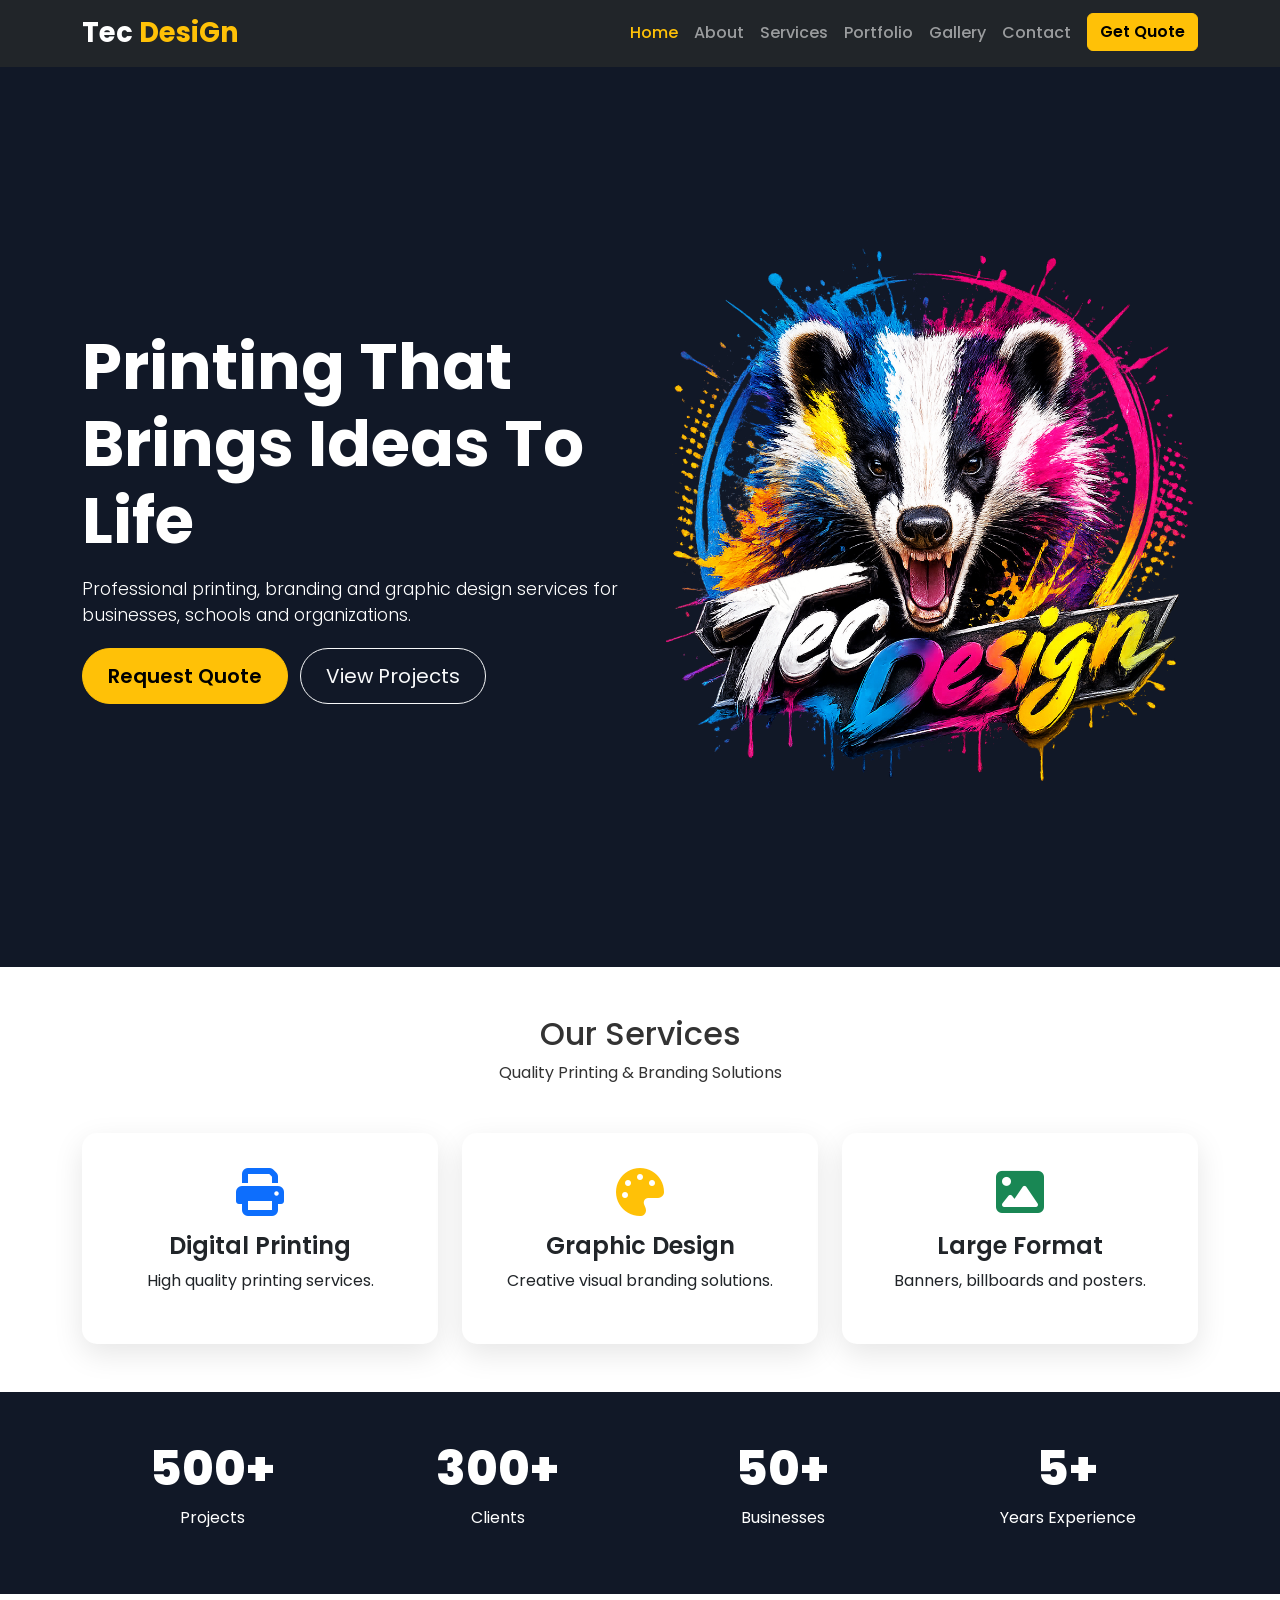
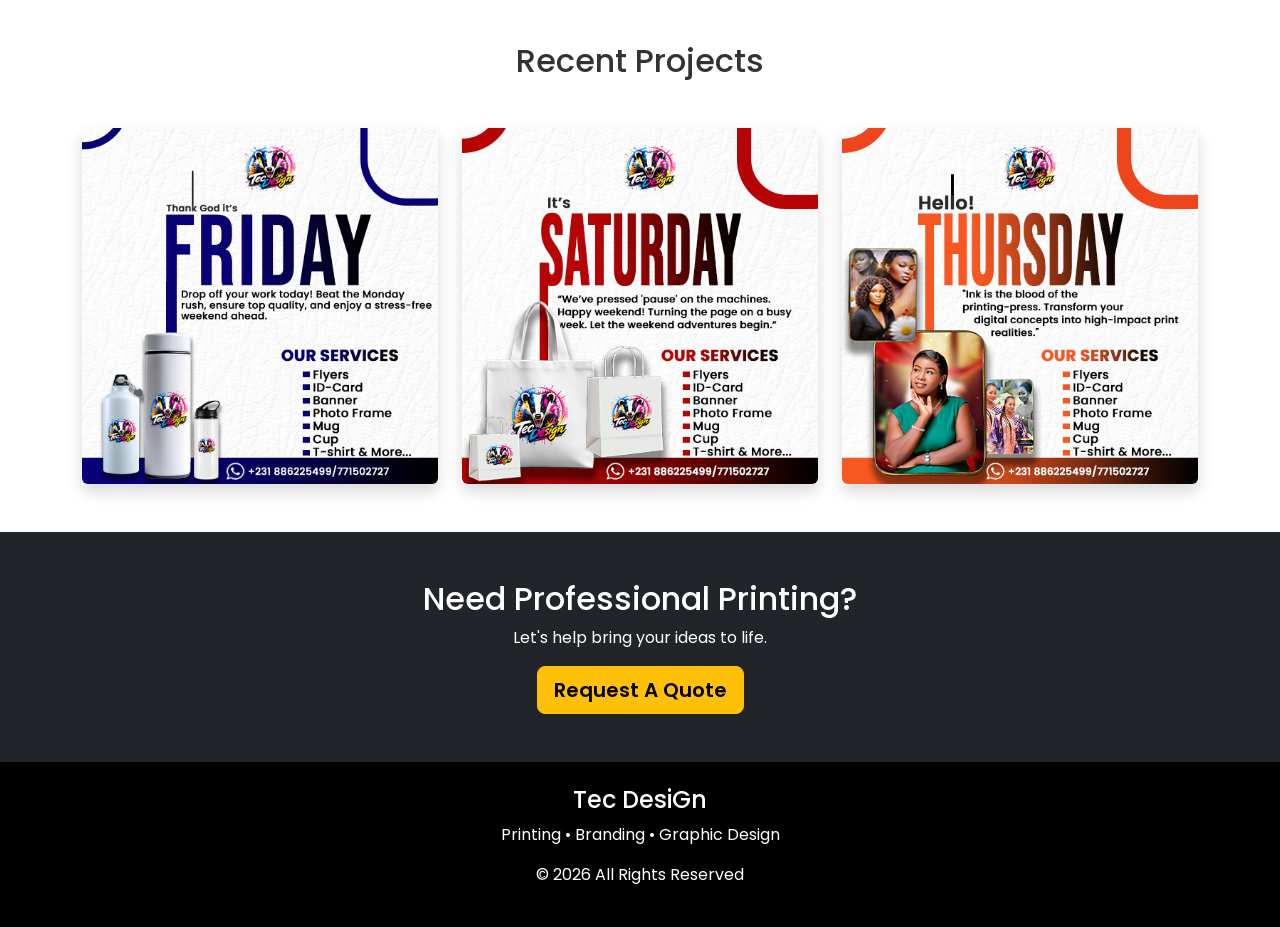
<file: index.html>
<!DOCTYPE html>
<html lang="en">
<head>
<meta charset="UTF-8">
<meta name="viewport" content="width=device-width, initial-scale=1.0">

<title>Tec DesiGn | Printing & Branding Solutions</title>

<link href="https://cdn.jsdelivr.net/npm/bootstrap@5.3.3/dist/css/bootstrap.min.css" rel="stylesheet">

<link href="https://cdnjs.cloudflare.com/ajax/libs/font-awesome/6.5.2/css/all.min.css" rel="stylesheet">

<link href="https://unpkg.com/aos@2.3.4/dist/aos.css" rel="stylesheet">

<link rel="stylesheet" href="assets/css/style.css">
</head>

<body>

<!-- Navbar -->
<nav class="navbar navbar-expand-lg navbar-dark bg-dark sticky-top">
<div class="container">

<a class="navbar-brand fw-bold" href="#">
Tec <span class="text-warning">DesiGn</span>
</a>

<button class="navbar-toggler"
type="button"
data-bs-toggle="collapse"
data-bs-target="#navbar">

<span class="navbar-toggler-icon"></span>
</button>

<div class="collapse navbar-collapse" id="navbar">

<ul class="navbar-nav ms-auto">

<li class="nav-item">
<a class="nav-link active" href="index.html">Home</a>
</li>

<li class="nav-item">
<a class="nav-link" href="about.html">About</a>
</li>

<li class="nav-item">
<a class="nav-link" href="services.html">Services</a>
</li>

<li class="nav-item">
<a class="nav-link" href="portfolio.html">Portfolio</a>
</li>

<li class="nav-item">
<a class="nav-link" href="gallery.html">Gallery</a>
</li>

<li class="nav-item">
<a class="nav-link" href="contact.html">Contact</a>
</li>

<li class="nav-item">
<a class="btn btn-warning ms-2" href="quote.html">
Get Quote
</a>
</li>

</ul>

</div>

</div>
</nav>

<!-- Hero -->
<section class="hero">

<div class="container">

<div class="row align-items-center">

<div class="col-lg-6" data-aos="fade-right">

<h1 class="display-4 fw-bold">
Printing That Brings Ideas To Life
</h1>

<p class="lead mt-3">
Professional printing, branding and graphic design
services for businesses, schools and organizations.
</p>

<a href="quote.html" class="btn btn-warning btn-lg">
Request Quote
</a>

<a href="portfolio.html" class="btn btn-outline-light btn-lg ms-2">
View Projects
</a>

</div>

<div class="col-lg-6 text-center" data-aos="zoom-in">

<img src="assets/images/hero.png"
class="img-fluid"
alt="Printing Services">

</div>

</div>

</div>

</section>

<!-- Services -->
<section class="py-5">

<div class="container">

<div class="text-center mb-5">

<h2>Our Services</h2>

<p>Quality Printing & Branding Solutions</p>

</div>

<div class="row g-4">

<div class="col-md-4">
<div class="card service-card h-100">
<div class="card-body text-center">
<i class="fas fa-print fa-3x text-primary mb-3"></i>
<h4>Digital Printing</h4>
<p>High quality printing services.</p>
</div>
</div>
</div>

<div class="col-md-4">
<div class="card service-card h-100">
<div class="card-body text-center">
<i class="fas fa-palette fa-3x text-warning mb-3"></i>
<h4>Graphic Design</h4>
<p>Creative visual branding solutions.</p>
</div>
</div>
</div>

<div class="col-md-4">
<div class="card service-card h-100">
<div class="card-body text-center">
<i class="fas fa-image fa-3x text-success mb-3"></i>
<h4>Large Format</h4>
<p>Banners, billboards and posters.</p>
</div>
</div>
</div>

</div>

</div>

</section>

<!-- Stats -->

<section class="stats text-white py-5">

<div class="container">

<div class="row text-center">

<div class="col-md-3">
<h1>500+</h1>
<p>Projects</p>
</div>

<div class="col-md-3">
<h1>300+</h1>
<p>Clients</p>
</div>

<div class="col-md-3">
<h1>50+</h1>
<p>Businesses</p>
</div>

<div class="col-md-3">
<h1>5+</h1>
<p>Years Experience</p>
</div>

</div>

</div>

</section>

<!-- Portfolio Preview -->

<section class="py-5">

<div class="container">

<div class="text-center mb-5">

<h2>Recent Projects</h2>

</div>

<div class="row">

<div class="col-md-4">
<img src="assets/images/project1.png"
class="img-fluid rounded shadow">
</div>

<div class="col-md-4">
<img src="assets/images/project2.png"
class="img-fluid rounded shadow">
</div>

<div class="col-md-4">
<img src="assets/images/project3.png"
class="img-fluid rounded shadow">
</div>

</div>

</div>

</section>

<!-- CTA -->

<section class="bg-dark text-white py-5">

<div class="container text-center">

<h2>Need Professional Printing?</h2>

<p>Let's help bring your ideas to life.</p>

<a href="quote.html"
class="btn btn-warning btn-lg">
Request A Quote
</a>

</div>

</section>

<!-- Footer -->

<footer class="bg-black text-white py-4">

<div class="container text-center">

<h4>Tec DesiGn</h4>

<p>Printing • Branding • Graphic Design</p>

<p>
&copy; 2026 All Rights Reserved
</p>

</div>

</footer>

<script src="https://cdn.jsdelivr.net/npm/bootstrap@5.3.3/dist/js/bootstrap.bundle.min.js"></script>

<script src="https://unpkg.com/aos@2.3.4/dist/aos.js"></script>

<script>
AOS.init();
</script>

</body>
</html>
</file>
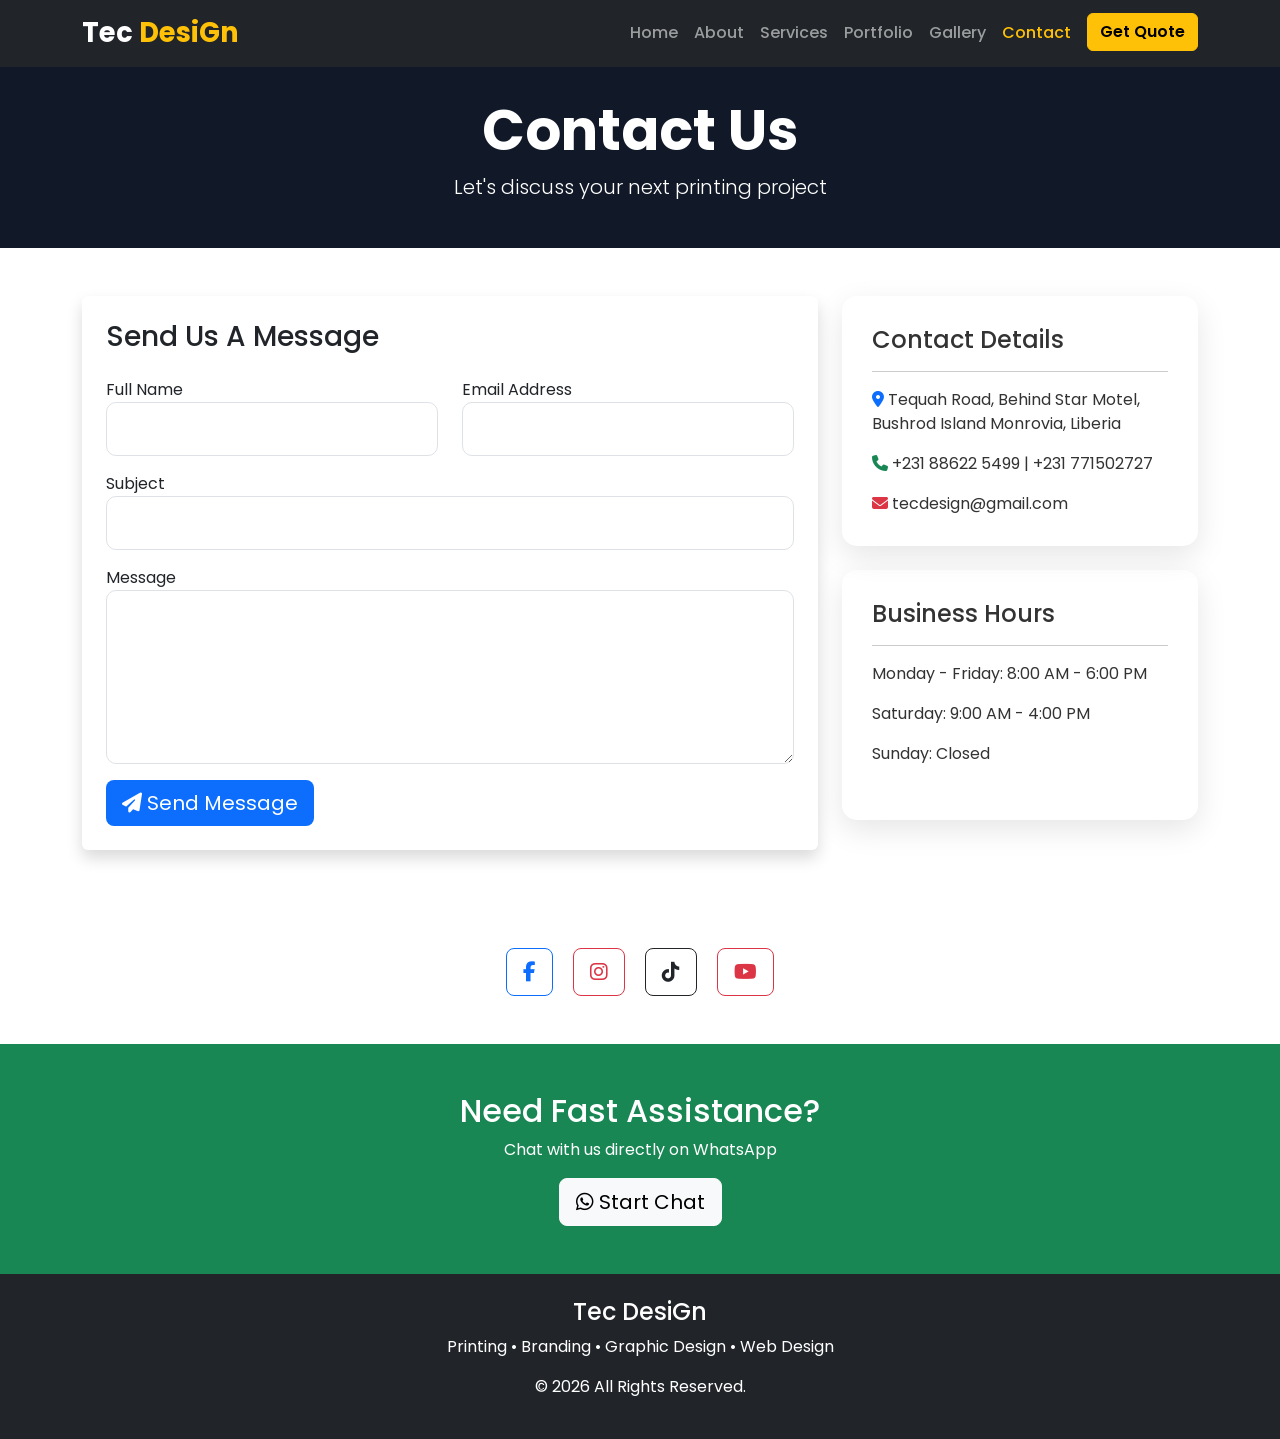
<file: contact.html>
<!DOCTYPE html>
<html lang="en">
<head>
<meta charset="UTF-8">
<meta name="viewport" content="width=device-width, initial-scale=1.0">

<title>Contact Us | Tec DesiGn</title>

<link href="https://cdn.jsdelivr.net/npm/bootstrap@5.3.3/dist/css/bootstrap.min.css" rel="stylesheet">
<link href="https://cdnjs.cloudflare.com/ajax/libs/font-awesome/6.5.2/css/all.min.css" rel="stylesheet">
<link rel="stylesheet" href="assets/css/style.css">

<style>
.contact-card{
    padding:30px;
    border-radius:15px;
    box-shadow:0 10px 30px rgba(0,0,0,.1);
    height:45%;
    transition:.3s;
}
.contact-card:hover{
    transform:translateY(-5px);
}
/* .social-links a{
    width:45px;
    height:45px;
    display:inline-flex;
    align-items:center;
    justify-content:center;
    border-radius:50%;
    background:#0d6efd;
    color:#fff;
    margin-right:10px;
}  */

.social-link{
    color:#fff;
}
</style>
</head>

<body>

<!-- Navbar -->
<nav class="navbar navbar-expand-lg navbar-dark bg-dark sticky-top">
<div class="container">

<a class="navbar-brand fw-bold" href="#">
Tec <span class="text-warning">DesiGn</span>
</a>

<button class="navbar-toggler"
type="button"
data-bs-toggle="collapse"
data-bs-target="#navbar">

<span class="navbar-toggler-icon"></span>
</button>

<div class="collapse navbar-collapse" id="navbar">

<ul class="navbar-nav ms-auto">

<li class="nav-item">
<a class="nav-link" href="index.html">Home</a>
</li>

<li class="nav-item">
<a class="nav-link" href="about.html">About</a>
</li>

<li class="nav-item">
<a class="nav-link" href="services.html">Services</a>
</li>

<li class="nav-item">
<a class="nav-link" href="portfolio.html">Portfolio</a>
</li>

<li class="nav-item">
<a class="nav-link" href="gallery.html">Gallery</a>
</li>

<li class="nav-item">
<a class="nav-link active" href="contact.html">Contact</a>
</li>

<li class="nav-item">
<a class="btn btn-warning ms-2" href="quote.html">
Get Quote
</a>
</li>

</ul>

</div>

</div>
</nav>
<!-- Page Header -->

<section class="contact-header text-white ">

<div class="container text-center">

<h2 class="display-4 fw-bold">
Contact Us
</h2>

<p class="lead">
Let's discuss your next printing project
</p>

</div>

</section>

<!-- Contact Section -->

<section class="py-5">

<div class="container">

<div class="row g-4">

<!-- Contact Form -->
<div class="col-lg-8">
<div class="card shadow border-0">
<div class="card-body p-4">
<h3 class="mb-4">Send Us A Message</h3>

<form action="send_message.php" method="POST">

<div class="row">

<div class="col-md-6 mb-3">

<label>Full Name</label>

<input type="text" class="form-control" name="fullname" required>

</div>

<div class="col-md-6 mb-3">

<label>Email Address</label>

<input type="email" class="form-control" name="email" required>

</div>

</div>

<div class="mb-3">

<label>Subject</label>

<input type="text"class="form-control"name="subject"required>

</div>

<div class="mb-3">
<label>Message</label>

<textarea name="message" rows="6" class="form-control" required></textarea>

</div>

<button class="btn btn-primary btn-lg">
<i class="fas fa-paper-plane"></i>
 Send Message
</button>

</form>

</div>

</div>

</div>

<!-- Contact Info -->

<div class="col-lg-4">

<div class="contact-card mb-4">

<h4>Contact Details</h4>

<hr>

<p>
<i class="fas fa-map-marker-alt text-primary"></i>
 Tequah Road, Behind Star Motel, Bushrod Island Monrovia, Liberia
</p>

<p>
<i class="fas fa-phone text-success"></i>
 +231 88622 5499 | +231 771502727
</p>

<p>
<i class="fas fa-envelope text-danger"></i>  
 tecdesign@gmail.com
</p>

</div>

<div class="contact-card mb-4">

<h4>Business Hours</h4>

<hr>

<p>Monday - Friday: 8:00 AM - 6:00 PM</p>
<p>Saturday: 9:00 AM - 4:00 PM</p>
<p>Sunday: Closed</p>

</div>



</div>

</div>

</div>

</section>

<div class="container-fluid social-link">
<!-- social media  -->
<div class="container text-center my-5">
<a href="#" class="btn btn-outline-primary btn-lg mx-2">
<i class="fab fa-facebook-f"></i>
</a>
<a href="#" class="btn btn-outline-danger btn-lg mx-2">
<i class="fab fa-instagram"></i>
</a>
<a href="#" class="btn btn-outline-dark btn-lg mx-2">
<i class="fab fa-tiktok"></i>
</a>
<a href="#" class="btn btn-outline-danger btn-lg mx-2">
<i class="fab fa-youtube"></i>
</a>
</div>

</div>


<!-- WhatsApp CTA -->

<section class="bg-success text-white py-5">

<div class="container text-center">

<h2>
Need Fast Assistance?
</h2>

<p>
Chat with us directly on WhatsApp
</p>

<a href="https://wa.me/231000000000"
class="btn btn-light btn-lg">

<i class="fab fa-whatsapp"></i>
 Start Chat

</a>

</div>

</section>

<!-- Footer -->

<footer class="bg-dark text-white py-4">

<div class="container text-center">

<h4>Tec DesiGn</h4>

<p>
Printing • Branding • Graphic Design • Web Design
</p>

<p>
© 2026 All Rights Reserved.
</p>

</div>

</footer>

<script src="https://cdn.jsdelivr.net/npm/bootstrap@5.3.3/dist/js/bootstrap.bundle.min.js"></script>

</body>
</html>
</file>
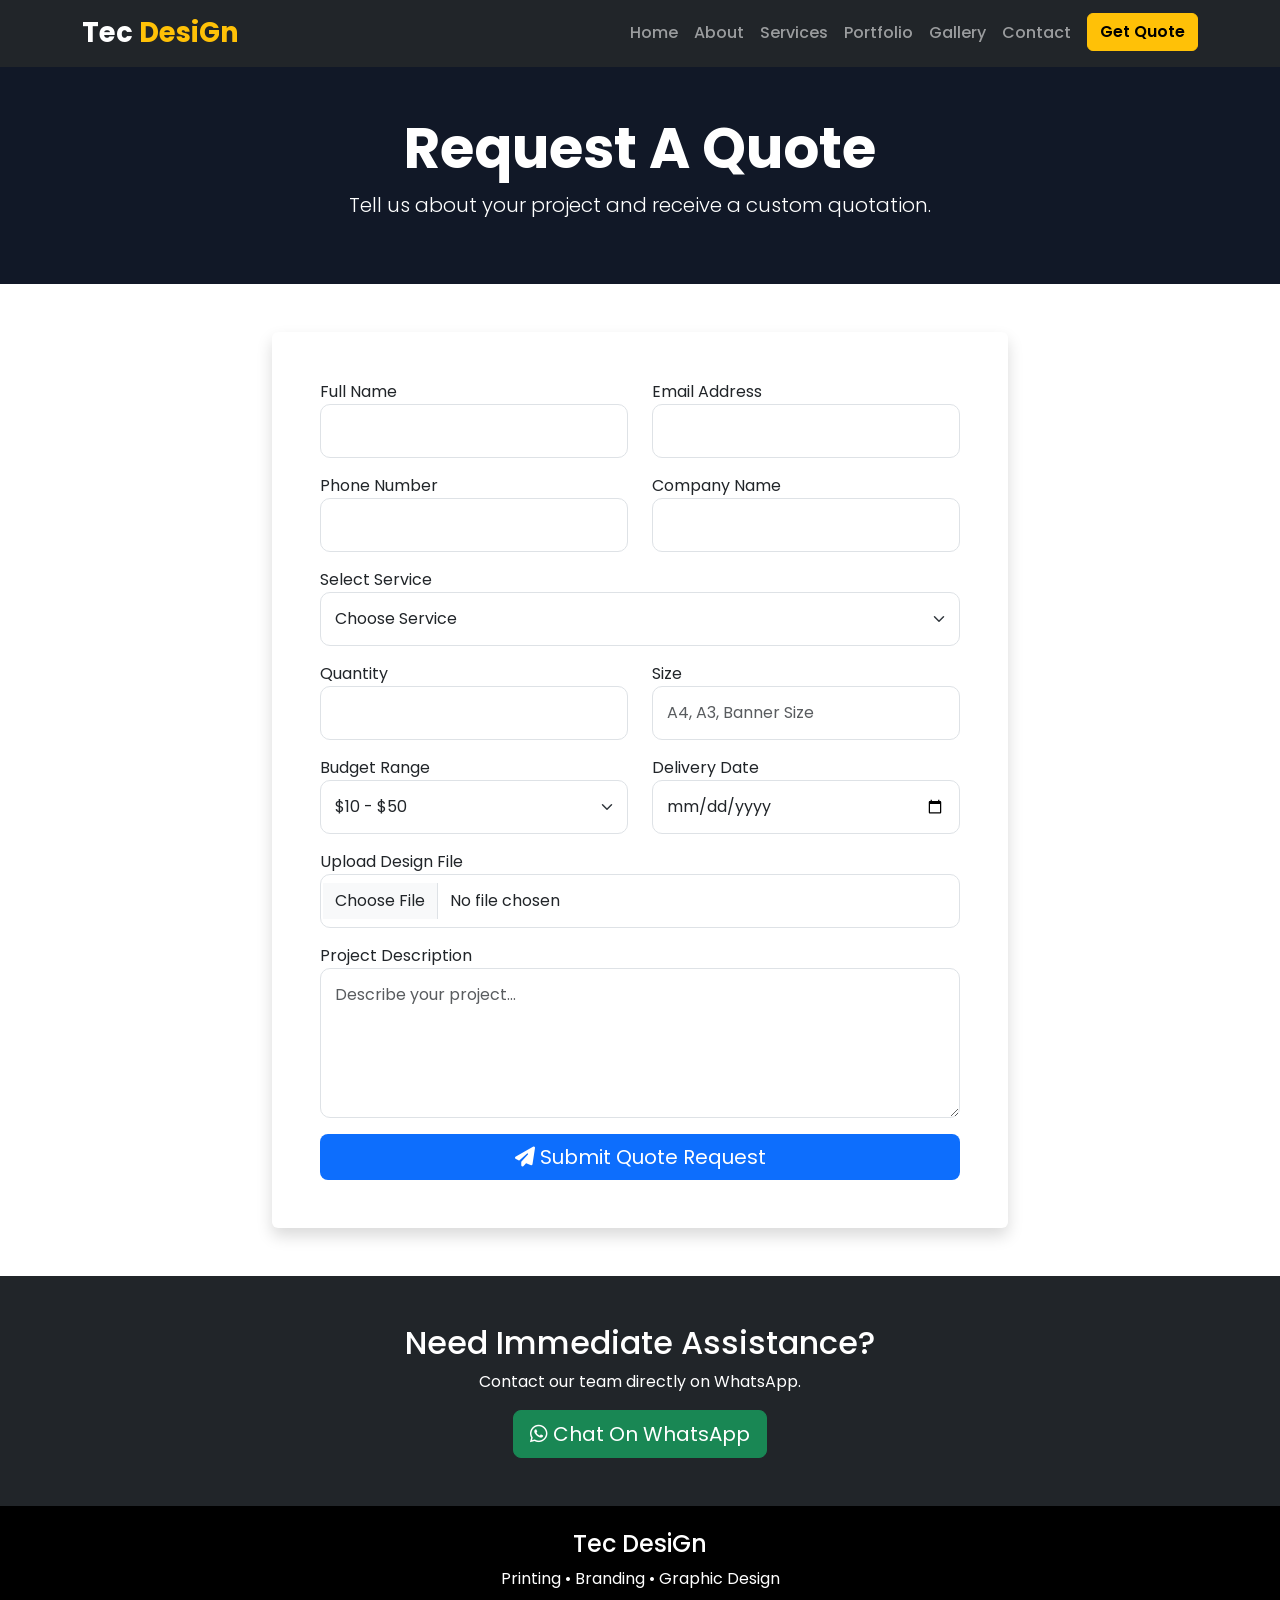
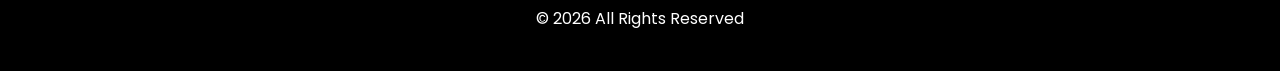
<file: quote.html>
<!DOCTYPE html>
<html lang="en">
<head>
<meta charset="UTF-8">
<meta name="viewport" content="width=device-width, initial-scale=1.0">

<title>Request A Quote | Tec DesiGn</title>

<link href="https://cdn.jsdelivr.net/npm/bootstrap@5.3.3/dist/css/bootstrap.min.css" rel="stylesheet">
<link href="https://cdnjs.cloudflare.com/ajax/libs/font-awesome/6.5.2/css/all.min.css" rel="stylesheet">
<link rel="stylesheet" href="assets/css/style.css">
</head>

<body>

<!-- Navbar -->
<nav class="navbar navbar-expand-lg navbar-dark bg-dark sticky-top">
<div class="container">

<a class="navbar-brand fw-bold" href="#">
Tec <span class="text-warning">DesiGn</span>
</a>

<button class="navbar-toggler"
type="button"
data-bs-toggle="collapse"
data-bs-target="#navbar">

<span class="navbar-toggler-icon"></span>
</button>

<div class="collapse navbar-collapse" id="navbar">

<ul class="navbar-nav ms-auto">

<li class="nav-item">
<a class="nav-link" href="index.html">Home</a>
</li>

<li class="nav-item">
<a class="nav-link" href="about.html">About</a>
</li>

<li class="nav-item">
<a class="nav-link" href="services.html">Services</a>
</li>

<li class="nav-item">
<a class="nav-link" href="portfolio.html">Portfolio</a>
</li>

<li class="nav-item">
<a class="nav-link" href="gallery.html">Gallery</a>
</li>

<li class="nav-item">
<a class="nav-link" href="contact.html">Contact</a>
</li>

<li class="nav-item">
<a class="btn btn-warning ms-2" href="quote.html">
Get Quote
</a>
</li>

</ul>

</div>

</div>
</nav>

<!-- Header -->
<section class="quote-header text-white py-5">
<div class="container text-center">

<h1 class="display-4 fw-bold">
Request A Quote
</h1>

<p class="lead">
Tell us about your project and receive a custom quotation.
</p>

</div>
</section>

<!-- Quote Form -->
<section class="py-5">

<div class="container">

<div class="row justify-content-center">

<div class="col-lg-8">

<div class="card border-0 shadow">

<div class="card-body p-5">

<form action="submit_quote.php"
method="POST"
enctype="multipart/form-data">

<div class="row">

<div class="col-md-6 mb-3">
<label>Full Name</label>
<input type="text"
name="fullname"
class="form-control"
required>
</div>

<div class="col-md-6 mb-3">
<label>Email Address</label>
<input type="email"
name="email"
class="form-control"
required>
</div>

</div>

<div class="row">

<div class="col-md-6 mb-3">
<label>Phone Number</label>
<input type="text"
name="phone"
class="form-control"
required>
</div>

<div class="col-md-6 mb-3">
<label>Company Name</label>
<input type="text"
name="company"
class="form-control">
</div>

</div>

<div class="mb-3">
<label>Select Service</label>

<select class="form-select"
name="service"
required>

<option value="">Choose Service</option>

<option>Business Cards</option>
<option>Flyers</option>
<option>Banners</option>
<option>Brochures</option>
<option>Posters</option>
<option>Logo Design</option>
<option>Website Design</option>
<option>T-Shirt Printing</option>

</select>

</div>

<div class="row">

<div class="col-md-6 mb-3">

<label>Quantity</label>

<input type="number"
name="quantity"
class="form-control">

</div>

<div class="col-md-6 mb-3">

<label>Size</label>

<input type="text"
name="size"
class="form-control"
placeholder="A4, A3, Banner Size">

</div>

</div>

<div class="row">

<div class="col-md-6 mb-3">

<label>Budget Range</label>

<select name="budget"
class="form-select">

<option>$10 - $50</option>
<option>$50 - $100</option>
<option>$100 - $500</option>
<option>$500+</option>

</select>

</div>

<div class="col-md-6 mb-3">

<label>Delivery Date</label>

<input type="date"
name="delivery_date"
class="form-control">

</div>

</div>

<div class="mb-3">

<label>Upload Design File</label>

<input type="file"
name="artwork"
class="form-control">

</div>

<div class="mb-3">

<label>Project Description</label>

<textarea
name="description"
rows="5"
class="form-control"
placeholder="Describe your project..."></textarea>

</div>

<div class="d-grid">

<button type="submit"
class="btn btn-primary btn-lg">

<i class="fas fa-paper-plane"></i>
Submit Quote Request

</button>

</div>

</form>

</div>

</div>

</div>

</div>

</div>

</section>

<!-- CTA -->
<section class="bg-dark text-white py-5">

<div class="container text-center">

<h2>Need Immediate Assistance?</h2>

<p>
Contact our team directly on WhatsApp.
</p>

<a href="https://wa.me/231000000000"
class="btn btn-success btn-lg">

<i class="fab fa-whatsapp"></i>
Chat On WhatsApp

</a>

</div>

</section>

<!-- Footer -->
<footer class="bg-black text-white py-4">

<div class="container text-center">

<h4>Tec DesiGn</h4>

<p>
Printing • Branding • Graphic Design
</p>

<p>
© 2026 All Rights Reserved
</p>

</div>

</footer>

<script src="https://cdn.jsdelivr.net/npm/bootstrap@5.3.3/dist/js/bootstrap.bundle.min.js"></script>

</body>
</html>
</file>
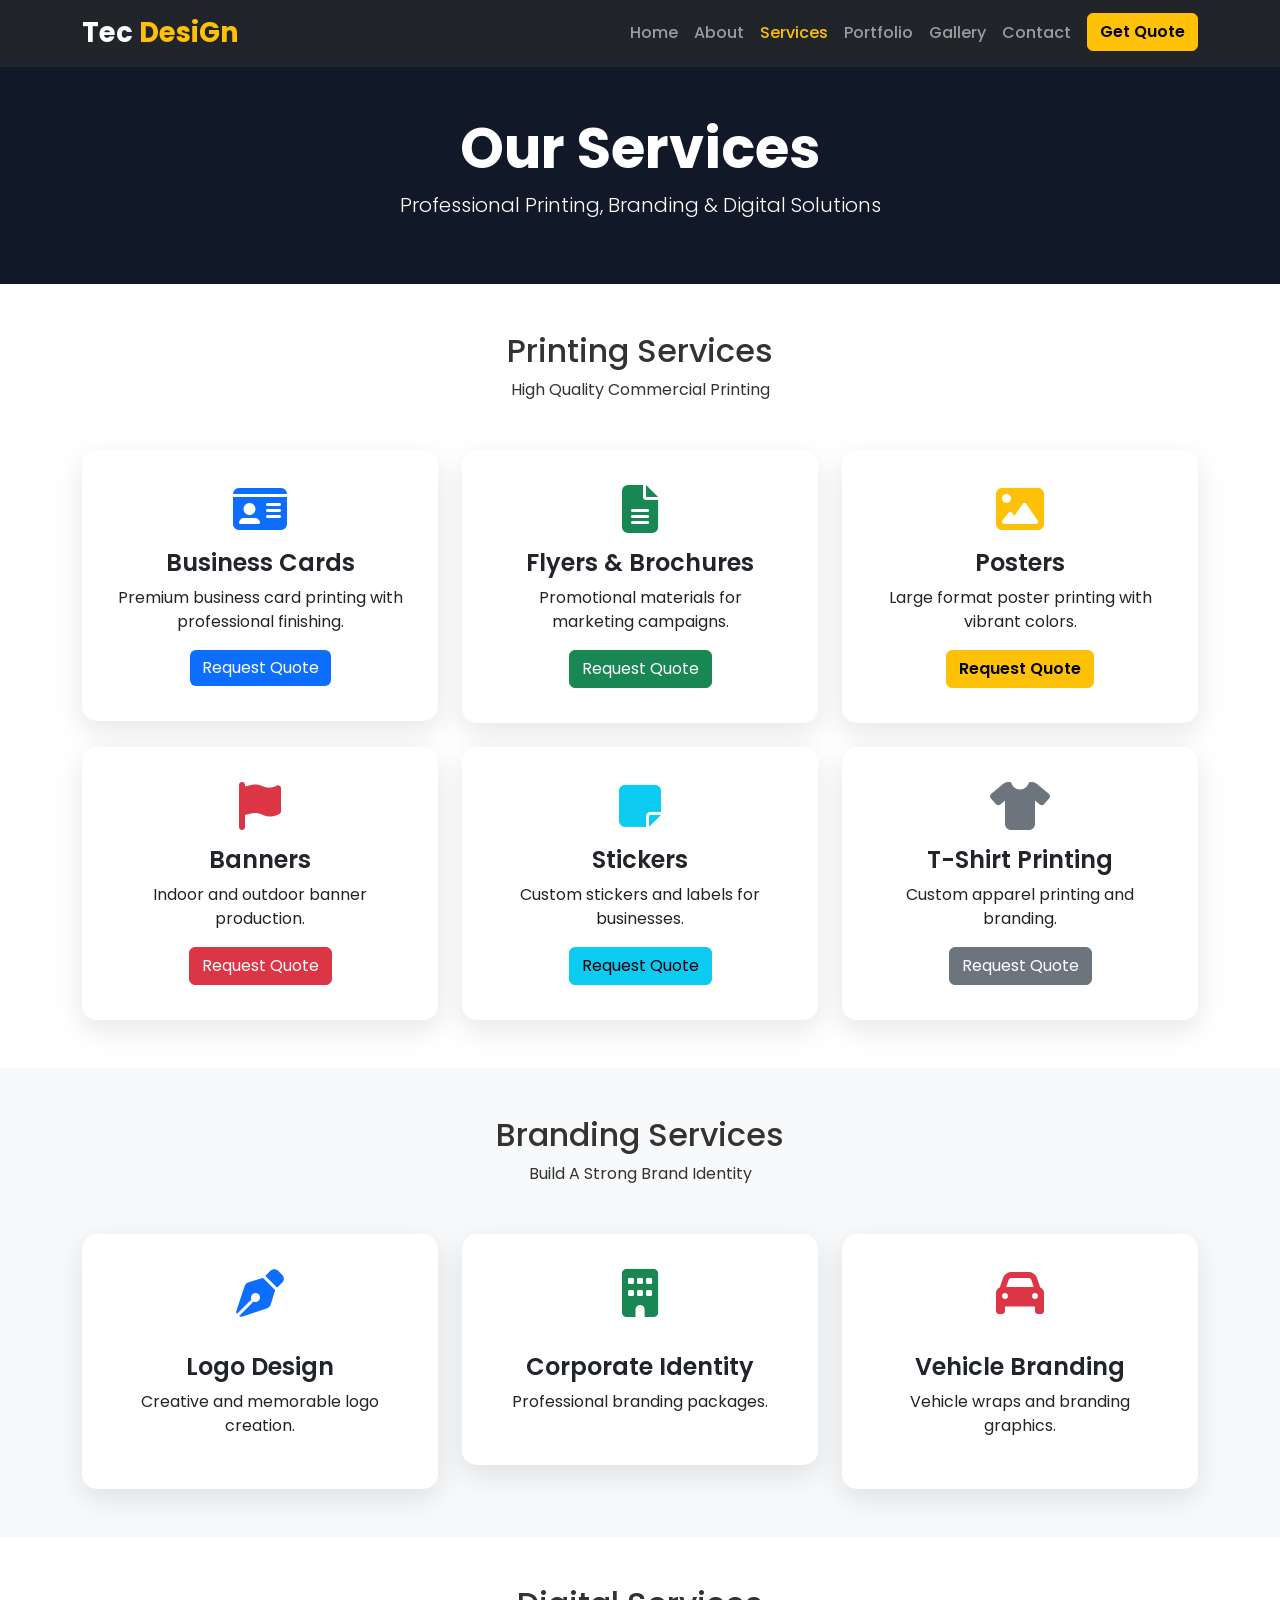
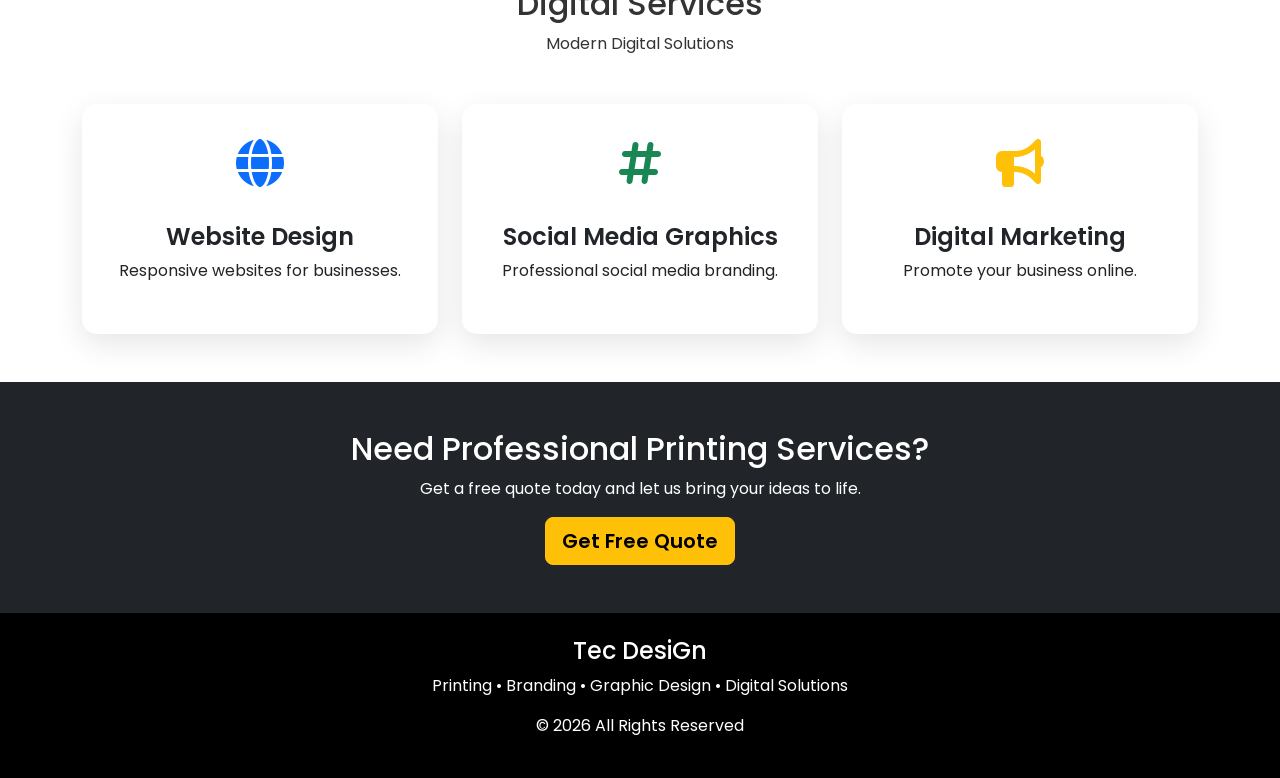
<file: services.html>
<!DOCTYPE html>
<html lang="en">
<head>
<meta charset="UTF-8">
<meta name="viewport" content="width=device-width, initial-scale=1.0">

<title>Services | Tec DesiGn</title>

<link href="https://cdn.jsdelivr.net/npm/bootstrap@5.3.3/dist/css/bootstrap.min.css" rel="stylesheet">
<link href="https://cdnjs.cloudflare.com/ajax/libs/font-awesome/6.5.2/css/all.min.css" rel="stylesheet">
<link href="https://unpkg.com/aos@2.3.4/dist/aos.css" rel="stylesheet">
<link rel="stylesheet" href="assets/css/style.css">
</head>

<body>


<!-- Navbar -->
<nav class="navbar navbar-expand-lg navbar-dark bg-dark sticky-top">
<div class="container">

<a class="navbar-brand fw-bold" href="#">
Tec <span class="text-warning">DesiGn</span>
</a>

<button class="navbar-toggler"
type="button"
data-bs-toggle="collapse"
data-bs-target="#navbar">

<span class="navbar-toggler-icon"></span>
</button>

<div class="collapse navbar-collapse" id="navbar">

<ul class="navbar-nav ms-auto">

<li class="nav-item">
<a class="nav-link" href="index.html">Home</a>
</li>

<li class="nav-item">
<a class="nav-link" href="about.html">About</a>
</li>

<li class="nav-item">
<a class="nav-link active" href="services.html">Services</a>
</li>

<li class="nav-item">
<a class="nav-link" href="portfolio.html">Portfolio</a>
</li>

<li class="nav-item">
<a class="nav-link" href="gallery.html">Gallery</a>
</li>

<li class="nav-item">
<a class="nav-link" href="contact.html">Contact</a>
</li>

<li class="nav-item">
<a class="btn btn-warning ms-2" href="quote.html">
Get Quote
</a>
</li>

</ul>

</div>

</div>
</nav>

<!-- Header -->

<section class="service-header text-white py-5">

<div class="container text-center">

<h1 class="display-4 fw-bold">
Our Services
</h1>

<p class="lead">
Professional Printing, Branding & Digital Solutions
</p>

</div>

</section>

<!-- Printing Services -->

<section class="py-5">

<div class="container">

<div class="text-center mb-5">

<h2>Printing Services</h2>

<p>High Quality Commercial Printing</p>

</div>

<div class="row g-4">

<div class="col-md-4">
<div class="card service-card">
<div class="card-body text-center">

<i class="fas fa-id-card fa-3x text-primary mb-3"></i>

<h4>Business Cards</h4>

<p>
Premium business card printing with
professional finishing.
</p>

<a href="quote.html"
class="btn btn-primary">
Request Quote
</a>

</div>
</div>
</div>

<div class="col-md-4">
<div class="card service-card">
<div class="card-body text-center">

<i class="fas fa-file-alt fa-3x text-success mb-3"></i>

<h4>Flyers & Brochures</h4>

<p>
Promotional materials for marketing campaigns.
</p>

<a href="quote.html"
class="btn btn-success">
Request Quote
</a>

</div>
</div>
</div>

<div class="col-md-4">
<div class="card service-card">
<div class="card-body text-center">

<i class="fas fa-image fa-3x text-warning mb-3"></i>

<h4>Posters</h4>

<p>
Large format poster printing with vibrant colors.
</p>

<a href="quote.html"
class="btn btn-warning">
Request Quote
</a>

</div>
</div>
</div>

<div class="col-md-4">
<div class="card service-card">
<div class="card-body text-center">

<i class="fas fa-flag fa-3x text-danger mb-3"></i>

<h4>Banners</h4>

<p>
Indoor and outdoor banner production.
</p>

<a href="quote.html"
class="btn btn-danger">
Request Quote
</a>

</div>
</div>
</div>

<div class="col-md-4">
<div class="card service-card">
<div class="card-body text-center">

<i class="fas fa-sticky-note fa-3x text-info mb-3"></i>

<h4>Stickers</h4>

<p>
Custom stickers and labels for businesses.
</p>

<a href="quote.html"
class="btn btn-info">
Request Quote
</a>

</div>
</div>
</div>

<div class="col-md-4">
<div class="card service-card">
<div class="card-body text-center">

<i class="fas fa-tshirt fa-3x text-secondary mb-3"></i>

<h4>T-Shirt Printing</h4>

<p>
Custom apparel printing and branding.
</p>

<a href="quote.html"
class="btn btn-secondary">
Request Quote
</a>

</div>
</div>
</div>

</div>

</div>

</section>

<!-- Branding Services -->

<section class="bg-light py-5">

<div class="container">

<div class="text-center mb-5">

<h2>Branding Services</h2>

<p>Build A Strong Brand Identity</p>

</div>

<div class="row g-4">

<div class="col-md-4">
<div class="card service-card">
<div class="card-body text-center">

<i class="fas fa-pen-nib fa-3x text-primary"></i>

<h4 class="mt-3">Logo Design</h4>

<p>
Creative and memorable logo creation.
</p>

</div>
</div>
</div>

<div class="col-md-4">
<div class="card service-card">
<div class="card-body text-center">

<i class="fas fa-building fa-3x text-success"></i>

<h4 class="mt-3">Corporate Identity</h4>

<p>
Professional branding packages.
</p>

</div>
</div>
</div>

<div class="col-md-4">
<div class="card service-card">
<div class="card-body text-center">

<i class="fas fa-car fa-3x text-danger"></i>

<h4 class="mt-3">Vehicle Branding</h4>

<p>
Vehicle wraps and branding graphics.
</p>

</div>
</div>
</div>

</div>

</div>

</section>

<!-- Digital Services -->

<section class="py-5">

<div class="container">

<div class="text-center mb-5">

<h2>Digital Services</h2>

<p>Modern Digital Solutions</p>

</div>

<div class="row g-4">

<div class="col-md-4">

<div class="card service-card">

<div class="card-body text-center">

<i class="fas fa-globe fa-3x text-primary"></i>

<h4 class="mt-3">Website Design</h4>

<p>
Responsive websites for businesses.
</p>

</div>

</div>

</div>

<div class="col-md-4">

<div class="card service-card">

<div class="card-body text-center">

<i class="fas fa-hashtag fa-3x text-success"></i>

<h4 class="mt-3">Social Media Graphics</h4>

<p>
Professional social media branding.
</p>

</div>

</div>

</div>

<div class="col-md-4">

<div class="card service-card">

<div class="card-body text-center">

<i class="fas fa-bullhorn fa-3x text-warning"></i>

<h4 class="mt-3">Digital Marketing</h4>

<p>
Promote your business online.
</p>

</div>

</div>

</div>

</div>

</div>

</section>

<!-- Call To Action -->

<section class="bg-dark text-white py-5">

<div class="container text-center">

<h2>
Need Professional Printing Services?
</h2>

<p>
Get a free quote today and let us bring
your ideas to life.
</p>

<a href="quote.html"
class="btn btn-warning btn-lg">
Get Free Quote
</a>

</div>

</section>

<!-- Footer -->

<footer class="bg-black text-white py-4">

<div class="container text-center">

<h4>Tec DesiGn</h4>

<p>
Printing • Branding • Graphic Design • Digital Solutions
</p>

<p>
© 2026 All Rights Reserved
</p>

</div>

</footer>

<script src="https://cdn.jsdelivr.net/npm/bootstrap@5.3.3/dist/js/bootstrap.bundle.min.js"></script>

<script src="https://unpkg.com/aos@2.3.4/dist/aos.js"></script>

<script>
AOS.init();
</script>

</body>
</html>
</file>
<file: assets/css/style.css>
/* =========================
   TEC DESIGN CSS
========================= */

@import url('https://fonts.googleapis.com/css2?family=Poppins:wght@300;400;500;600;700;800&display=swap');

:root{
    --primary:#0d6efd;
    --secondary:#ffc107;
    --dark:#111827;
    --light:#ffffff;
    --gray:#f8f9fa;
    --success:#198754;
    --shadow:0 10px 30px rgba(0,0,0,.1);
}

*{
    margin:0;
    padding:0;
    box-sizing:border-box;
}

body{
    font-family:'Poppins',sans-serif;
    overflow-x:hidden;
    color:#333;
    background:#fff;
}

a{
    text-decoration:none;
}

img{
    max-width:100%;
}

/* Scrollbar */

::-webkit-scrollbar{
    width:8px;
}

::-webkit-scrollbar-track{
    background:#eee;
}

::-webkit-scrollbar-thumb{
    background:var(--primary);
    border-radius:20px;
}

/* Navbar */

.navbar{
    transition:.4s;
}

.navbar-brand{
    font-size:1.7rem;
}

.nav-link{
    font-weight:500;
    transition:.3s;
}

.nav-link:hover{
    color:var(--secondary)!important;
}

.active{
    color:var(--secondary)!important;
}

/* Hero */

.hero{
    min-height:100vh;
    display:flex;
    align-items:center;
    background: var(--dark);
    color:white;
}

.hero h1{
    font-size:4rem;
    font-weight:800;
}

.hero p{
    font-size:1.1rem;
    margin:20px 0;
}

.hero .btn{
    padding:12px 25px;
    border-radius:50px;
}

/* Section */

section{
    padding:80px 0;
}

.section-title{
    text-align:center;
    margin-bottom:50px;
}

.section-title h2{
    font-size:2.5rem;
    font-weight:700;
}

/* about */

.about-header{
    background: var(--dark);
    color:#fff;
    padding:30px;
    text-align:center;
}

/* Service Card */

.service-header{
    background:var(--dark);
    color:white;
    padding:30px;
    text-align:center;
}

.service-card{
    border:none;
    border-radius:15px;
    transition:.4s;
    overflow:hidden;
    box-shadow:var(--shadow);
}

.service-card:hover{
    transform:translateY(-10px);
}

.service-card .card-body{
    padding:35px;
}

.service-card i{
    margin-bottom:20px;
}

.service-card h4{
    font-weight:600;
}

/* Portfolio */

.portfolio-header{
    background: var(--dark);
    color:#fff;
    padding:30px;
    text-align:center;
}

.portfolio-item{
    position:relative;
    overflow:hidden;
    border-radius:15px;
}

.portfolio-item img{
    transition:.5s;
}

.portfolio-item:hover img{
    transform:scale(1.1);
}

.portfolio-overlay{
    position:absolute;
    inset:0;
    background:rgba(0,0,0,.7);
    display:flex;
    justify-content:center;
    align-items:center;
    opacity:0;
    transition:.4s;
}

.portfolio-item:hover .portfolio-overlay{
    opacity:1;
}

/* Pricing */

.price-card{
    border:none;
    border-radius:20px;
    transition:.4s;
    box-shadow:var(--shadow);
}

.price-card:hover{
    transform:translateY(-10px);
}

.price-header{
    background:var(--primary);
    color:white;
    padding:30px;
    text-align:center;
}

.price{
    font-size:3rem;
    font-weight:700;
}

/* Stats */

.stats{
    background: var(--dark) !important;
     color:#fff;
     text-align:center;
}

.stats h1{
    font-size:3rem;
    font-weight:800;
}

/* Testimonials */

.testimonial{
    background:white;
    border-radius:15px;
    padding:30px;
    box-shadow:var(--shadow);
}

.testimonial img{
    width:80px;
    height:80px;
    border-radius:50%;
    object-fit:cover;
}

/* Contact */

.contact-header{
    background: var(--dark);
    color:#fff;
    padding:30px;
    text-align:center;
}

.contact-header{
    background: var(--dark);
    color:#fff;
    padding:30px;
    text-align:center;
}

.contact-box{
    background:white;
    padding:40px;
    border-radius:20px;
    box-shadow:var(--shadow);
}

.contact-info{
    background:var(--dark);
    color:white;
    padding:40px;
    border-radius:20px;
}

.contact-info i{
    color:var(--secondary);
}

/* Forms */

.form-control,
.form-select{
    padding:14px;
    border-radius:10px;
}

.form-control:focus,
.form-select:focus{
    box-shadow:none;
    border-color:var(--primary);
}

/* Buttons */

.btn-primary{
    background:var(--primary);
    border:none;
}

.btn-warning{
    color:#000;
    font-weight:600;
}

/* Footer */

footer{
    background:#000;
}

footer a{
    color:#ccc;
}

footer a:hover{
    color:white;
}

/* Back To Top */

.back-top{
    position:fixed;
    bottom:20px;
    right:20px;
    width:50px;
    height:50px;
    border-radius:50%;
    background:var(--primary);
    color:white;
    display:flex;
    justify-content:center;
    align-items:center;
    cursor:pointer;
    box-shadow:var(--shadow);
    z-index:999;
}

/* Loading Animation */

.loader{
    position:fixed;
    inset:0;
    background:white;
    display:flex;
    justify-content:center;
    align-items:center;
    z-index:9999;
}

.spinner{
    width:60px;
    height:60px;
    border:5px solid #ddd;
    border-top:5px solid var(--primary);
    border-radius:50%;
    animation:spin 1s linear infinite;
}

@keyframes spin{
    100%{
        transform:rotate(360deg);
    }
}

/* Hover Buttons */

.btn{
    transition:.3s;
}

.btn:hover{
    transform:translateY(-3px);
}

/* Responsive */

@media(max-width:991px){

.hero{
    text-align:center;
}

.hero h1{
    font-size:2.8rem;
}

}

@media(max-width:768px){

.hero h1{
    font-size:2.3rem;
}

.section-title h2{
    font-size:2rem;
}

.stats h1{
    font-size:2rem;
}

}

@media(max-width:576px){

.hero h1{
    font-size:1.8rem;
}

.hero .btn{
    width:100%;
    margin-bottom:10px;
}

}

/* Quote  */
.quote-header{
    background: var(--dark);
    color:#fff;
    padding:30px;
    text-align:center;
}




/* Gallrey styling */

.gallery-header{
    background: var(--dark);    background-size: cover;
    background-position:center;
    color:#fff;
    padding:50px 0;
    text-align:center;
}

.filter-btn{
    margin:5px;
}

.gallery-item{
    position:relative;
    overflow:hidden;
    border-radius:15px;
}

.gallery-item img{
    width:100%;
    height:300px;
    object-fit:cover;
    transition:.5s;
}

.gallery-item:hover img{
    transform:scale(1.1);
}

.gallery-overlay{
    position:absolute;
    top:0;
    left:0;
    width:100%;
    height:100%;
    background:rgba(0,0,0,.7);
    color:#fff;
    display:flex;
    flex-direction:column;
    justify-content:center;
    align-items:center;
    opacity:0;
    transition:.4s;
}

.gallery-item:hover .gallery-overlay{
    opacity:1;
}

.stats{
    background:#0d6efd;
    color:#fff;
}
</file>
